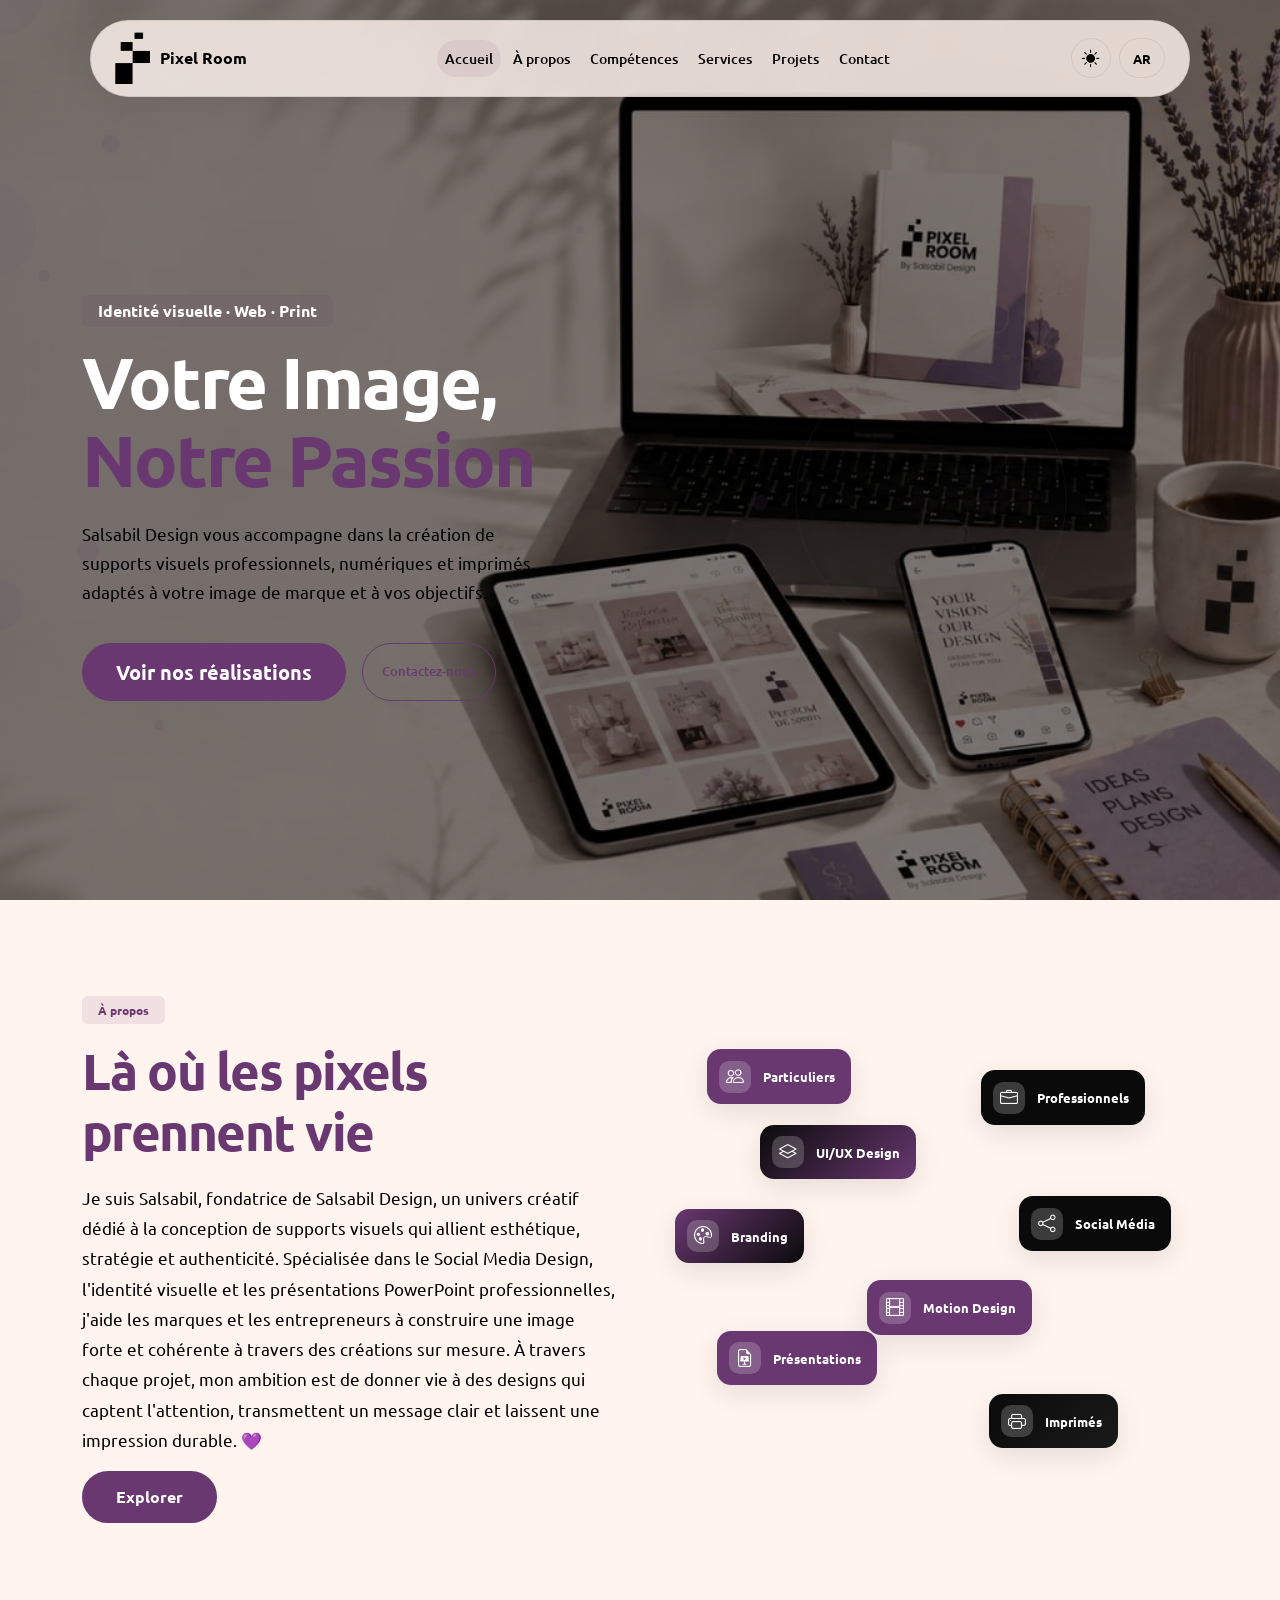
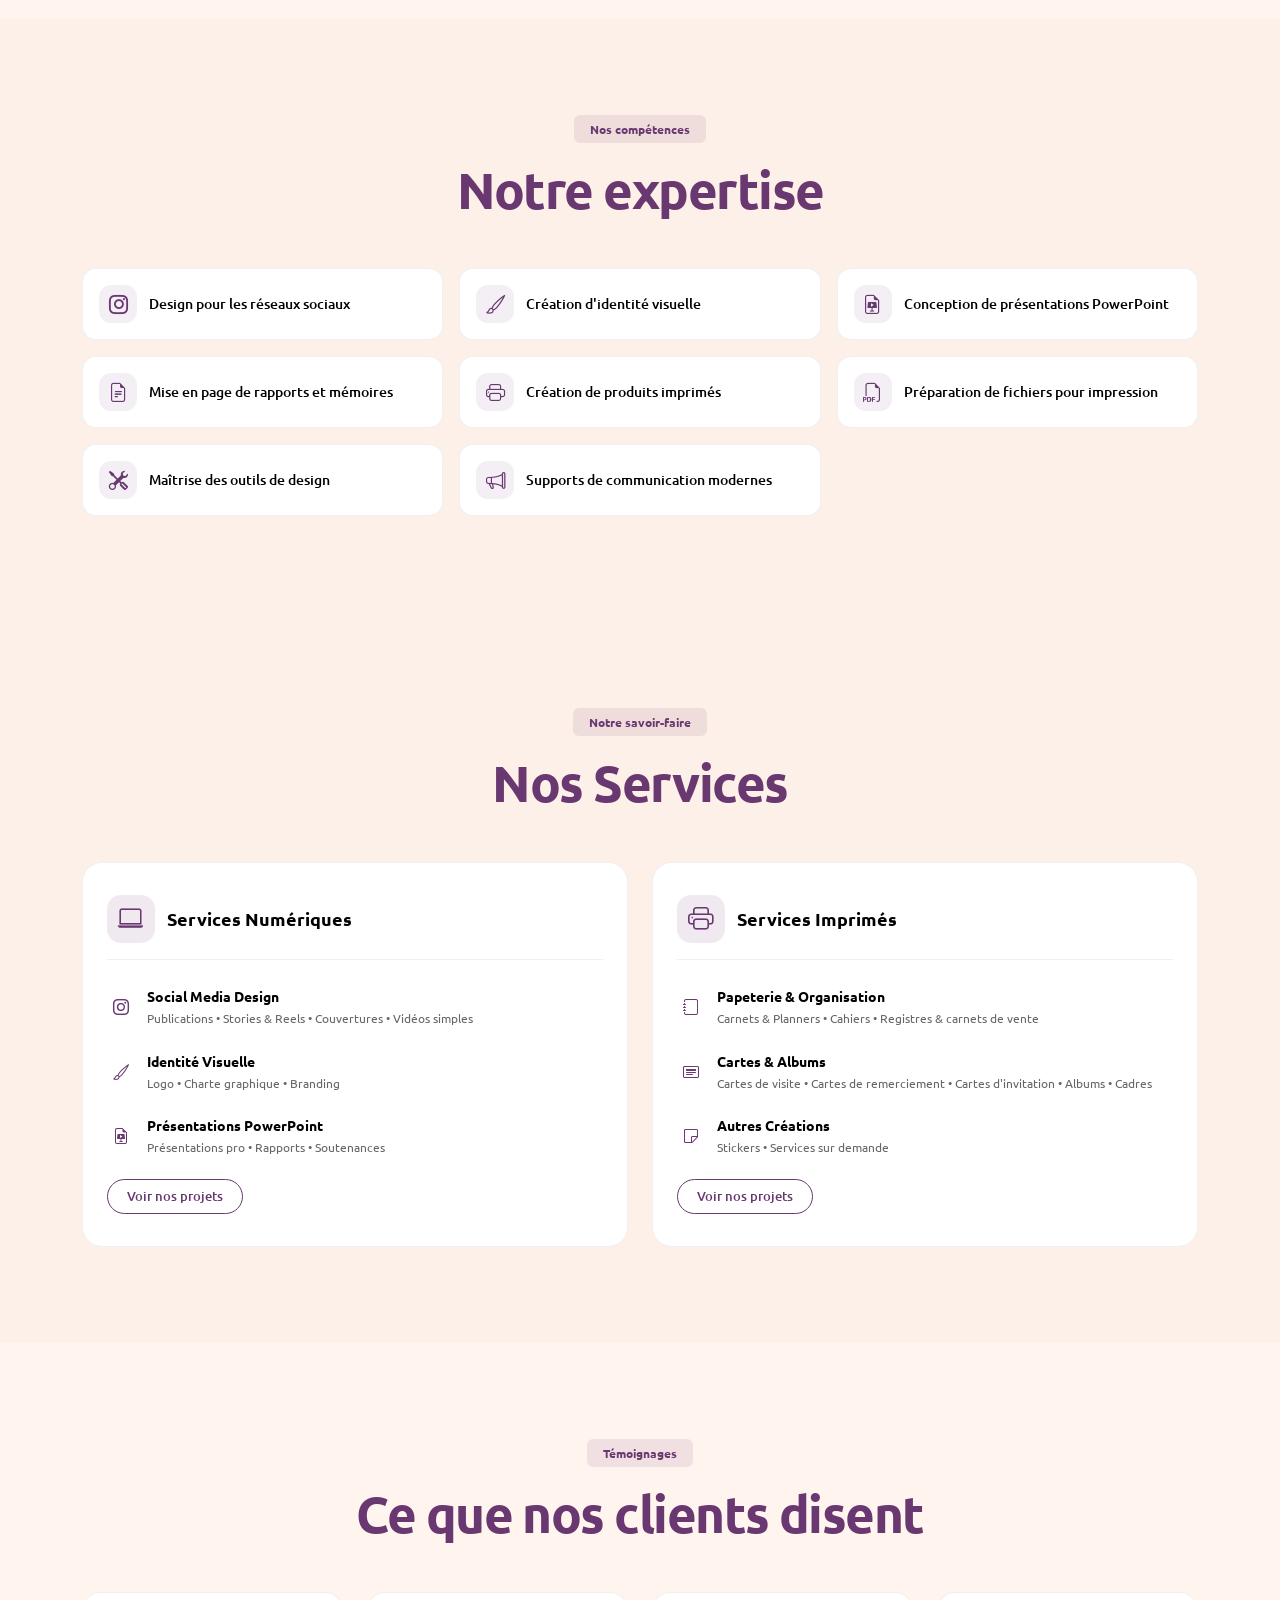
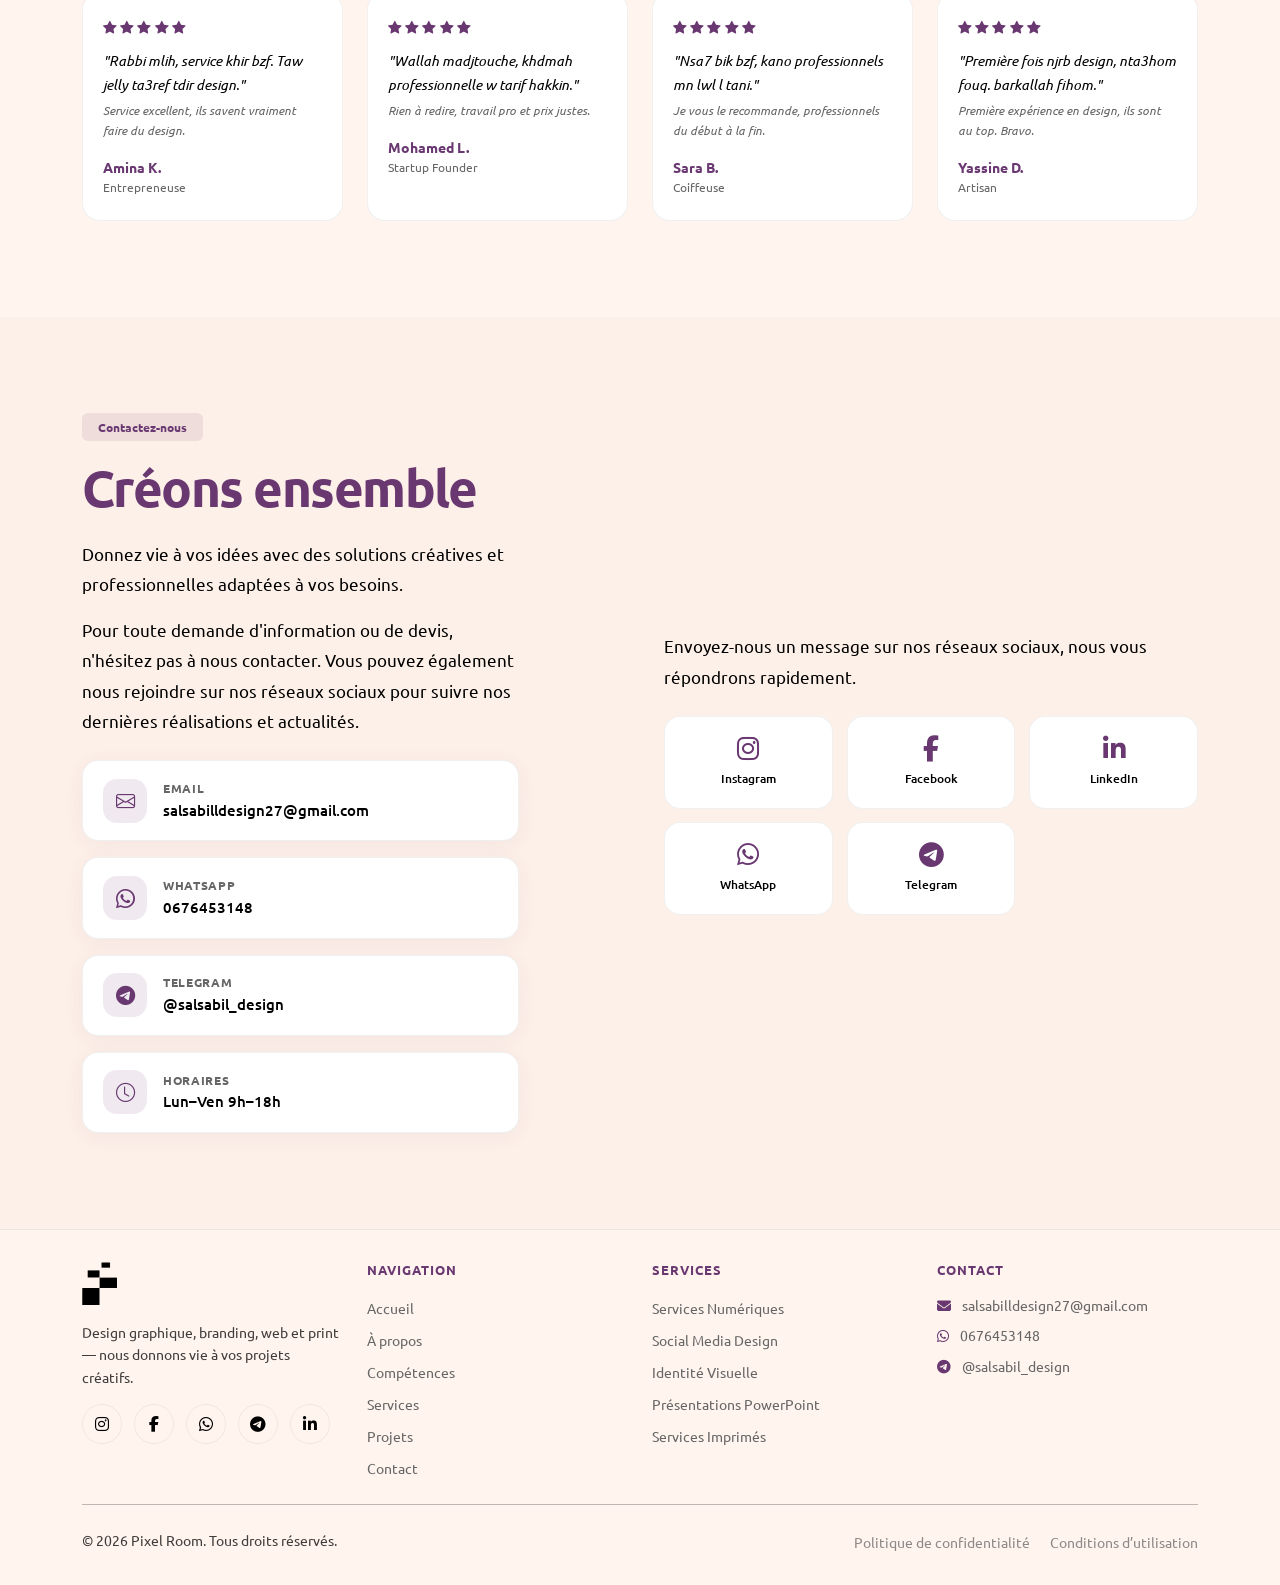
<file: index.html>
<!DOCTYPE html>
<html lang="fr" data-bs-theme="light" dir="ltr">

<head>
  <meta charset="UTF-8" />
  <meta name="viewport" content="width=device-width, initial-scale=1.0" />
  <title>Pixel Room | SALSABIL DESIGN</title>
  <link href="https://cdn.jsdelivr.net/npm/bootstrap@5.3.3/dist/css/bootstrap.min.css" rel="stylesheet" />
  <link rel="stylesheet" href="https://cdn.jsdelivr.net/npm/bootstrap-icons@1.11.3/font/bootstrap-icons.min.css" />
  <link rel="stylesheet" href="https://cdnjs.cloudflare.com/ajax/libs/font-awesome/6.5.1/css/all.min.css" />
  <link href="https://fonts.googleapis.com/css2?family=Ubuntu:wght@300;400;500;700&display=swap" rel="stylesheet" />
  <link href="https://fonts.googleapis.com/css2?family=Cairo:wght@400;500;600;700&display=swap" rel="stylesheet" />
  <link rel="stylesheet" href="css/style.css" />
</head>

<body>

  <!-- ===== FLOATING NAVBAR ===== -->
  <nav class="navbar floating-navbar navbar-expand-lg" id="mainNavbar">
    <div class="container">
      <a class="navbar-brand" href="#">
        <img class="brand-logo" src="images/1.png" alt="Pixel Room" width="35" height="52">
        <span>Pixel Room</span>
      </a>

      <ul class="navbar-nav mx-auto d-none d-lg-flex gap-1" id="navLinks">
        <li class="nav-item"><a class="nav-link active" href="#hero" data-i18n="nav_home">Accueil</a></li>
        <li class="nav-item"><a class="nav-link" href="#about" data-i18n="nav_about">À propos</a></li>
        <li class="nav-item"><a class="nav-link" href="#skills" data-i18n="nav_skills">Compétences</a></li>
        <li class="nav-item"><a class="nav-link" href="#services" data-i18n="nav_services">Services</a></li>
        <li class="nav-item"><a class="nav-link" href="projects.html" data-i18n="nav_work">Projets</a></li>
        <li class="nav-item"><a class="nav-link" href="#contact" data-i18n="nav_contact">Contact</a></li>
      </ul>

      <div class="d-flex align-items-center gap-2">
        <button class="icon-btn" id="themeToggle" aria-label="Toggle theme">
          <i class="bi bi-sun-fill"></i>
        </button>
        <button class="lang-btn" id="langToggle" aria-label="Toggle language">AR</button>
        <button class="icon-btn d-lg-none" id="menuToggle" type="button" data-bs-toggle="offcanvas"
          data-bs-target="#mobileMenu" aria-label="Toggle menu">
          <i class="bi bi-list"></i>
        </button>
      </div>
    </div>
  </nav>

  <!-- ===== OFFCANVAS DRAWER ===== -->
  <div class="offcanvas offcanvas-end" tabindex="-1" id="mobileMenu" aria-labelledby="mobileMenuLabel">
    <div class="offcanvas-header">
      <h5 class="offcanvas-title" id="mobileMenuLabel">Pixel Room<br></h5>
      <button type="button" class="btn-close" data-bs-dismiss="offcanvas" aria-label="Close"></button>
    </div>
    <div class="offcanvas-body d-flex flex-column">
      <ul class="nav flex-column gap-2 mb-4">
        <li class="nav-item"><a class="nav-link mobile-link active" href="#hero" data-i18n="nav_home">Accueil</a></li>
        <li class="nav-item"><a class="nav-link mobile-link" href="#about" data-i18n="nav_about">À propos</a></li>
        <li class="nav-item"><a class="nav-link mobile-link" href="#skills" data-i18n="nav_skills">Compétences</a></li>
        <li class="nav-item"><a class="nav-link mobile-link" href="#services" data-i18n="nav_services">Services</a></li>
        <li class="nav-item"><a class="nav-link mobile-link" href="projects.html"
            data-i18n="nav_work">Projets</a></li>
        <li class="nav-item"><a class="nav-link mobile-link" href="#contact" data-i18n="nav_contact">Contact</a></li>
      </ul>
      <div class="mt-auto">
        <div class="d-flex gap-3 mb-3">
          <button class="icon-btn lg" id="mobileThemeToggle">
            <i class="bi bi-sun-fill"></i>
          </button>
          <button class="lang-btn" id="mobileLangToggle">AR</button>
        </div>
        <div class="drawer-social">
          <a href="https://www.instagram.com/pixel.room.s?igsh=MWlydzZmbmZveTllbg==" target="_blank" class="drawer-social-link"
            aria-label="Instagram"><i class="fab fa-instagram"></i></a>
          <a href="https://www.facebook.com/share/1JdRksztov" target="_blank" class="drawer-social-link"
            aria-label="Facebook"><i class="fab fa-facebook-f"></i></a>
          <a href="https://wa.me/212676453148" target="_blank" class="drawer-social-link"
            aria-label="WhatsApp"><i class="fab fa-whatsapp"></i></a>
          <a href="https://t.me/salsabil_design" target="_blank" class="drawer-social-link"
            aria-label="Telegram"><i class="fab fa-telegram-plane"></i></a>
          <a href="https://www.linkedin.com/company/pixelroom-sk/" target="_blank" class="drawer-social-link"
            aria-label="LinkedIn"><i class="fab fa-linkedin-in"></i></a>
        </div>
      </div>
    </div>
  </div>

  <!-- ===== HERO ===== -->
  <section id="hero" class="hero-section">
    <div class="container">
      <div class="row align-items-center g-5">
        <div class="col-lg-6">
          <div class="hero-content">
            <span class="badge bg-pink-subtle text-pink mb-3 px-3 py-2 fs-6" data-i18n="hero_badge">Identité visuelle ·
              Web · Print</span>
            <h1 class="hero-title">
              <span data-i18n="hero_title_1">Votre Image,</span><br />
              <span class="text-pink" data-i18n="hero_title_2">Notre Passion</span>
            </h1>
            <p class="hero-subtitle" data-i18n="hero_subtitle">
              Salsabil Design vous accompagne dans la création de supports visuels professionnels, numériques et
              imprimés, adaptés à votre image de marque et à vos objectifs.
            </p>
            <div class="d-flex gap-3 flex-wrap">
              <a href="projects.html" class="btn btn-pink btn-lg" data-i18n="hero_btn_work">Voir nos réalisations</a>
              <a href="#contact" class="btn btn-outline-pink btn-lg" data-i18n="hero_btn_contact">Contactez-nous</a>
            </div>
          </div>
        </div>
        <div class="col-lg-6">
          <div class="hero-visual">
            <!-- Decorative connecting lines -->
            <svg class="hero-lines" viewBox="0 0 400 400" fill="none">
              <circle cx="200" cy="200" r="120" stroke="var(--bs-pink)" stroke-width="1" opacity="0.15" />
              <circle cx="200" cy="200" r="160" stroke="var(--bs-pink)" stroke-width="0.5" opacity="0.08"
                stroke-dasharray="8 8" />
            </svg>
          </div>
        </div>
      </div>
    </div>
    <div class="hero-bubbles">
      <!-- Large bubbles -->
      <div class="bubble"
        style="width: 80px; height: 80px; top: -5%; left: -3%; animation-delay: 0s; animation-duration: 8s; opacity: 0.06;">
      </div>
      <div class="bubble"
        style="width: 120px; height: 120px; bottom: -8%; right: -4%; animation-delay: 1s; animation-duration: 10s; opacity: 0.04;">
      </div>
      <div class="bubble"
        style="width: 60px; height: 60px; top: 40%; right: -2%; animation-delay: 2s; animation-duration: 7s; opacity: 0.06;">
      </div>
      <div class="bubble"
        style="width: 100px; height: 100px; top: 20%; left: -5%; animation-delay: 0.5s; animation-duration: 9s; opacity: 0.05;">
      </div>
      <div class="bubble"
        style="width: 50px; height: 50px; bottom: 30%; left: -2%; animation-delay: 1.5s; animation-duration: 6s; opacity: 0.07;">
      </div>
      <!-- Small bubbles -->
      <div class="bubble"
        style="width: 18px; height: 18px; top: 15%; left: 8%; animation-delay: 0s; animation-duration: 4s;"></div>
      <div class="bubble"
        style="width: 12px; height: 12px; top: 30%; left: 3%; animation-delay: 1s; animation-duration: 5s;"></div>
      <div class="bubble"
        style="width: 22px; height: 22px; top: 60%; left: 6%; animation-delay: 0.5s; animation-duration: 6s;"></div>
      <div class="bubble"
        style="width: 10px; height: 10px; top: 80%; left: 12%; animation-delay: 2s; animation-duration: 3.5s;"></div>
      <div class="bubble"
        style="width: 16px; height: 16px; top: 10%; right: 5%; animation-delay: 1.5s; animation-duration: 4.5s;"></div>
      <div class="bubble"
        style="width: 14px; height: 14px; top: 45%; right: 3%; animation-delay: 0.8s; animation-duration: 5.5s;"></div>
      <div class="bubble"
        style="width: 20px; height: 20px; top: 70%; right: 8%; animation-delay: 2.5s; animation-duration: 4s;"></div>
      <div class="bubble"
        style="width: 8px; height: 8px; top: 25%; left: 45%; animation-delay: 3s; animation-duration: 3s;"></div>
      <div class="bubble"
        style="width: 15px; height: 15px; top: 55%; right: 40%; animation-delay: 1.2s; animation-duration: 5s;"></div>
      <div class="bubble"
        style="width: 11px; height: 11px; top: 85%; left: 50%; animation-delay: 0.3s; animation-duration: 4.2s;"></div>
    </div>
  </section>

  <!-- ===== ABOUT ===== -->
  <section id="about" class="section">
    <div class="container">
      <div class="row align-items-center g-5">
        <div class="col-lg-6">
          <span class="badge bg-pink-subtle text-pink mb-3 px-3 py-2" data-i18n="about_badge">À propos</span>
          <h2 class="section-title">
            <span data-i18n="about_title_before">Là où les pixels </span>
            <span class="text-pink" data-i18n="about_title_span">prennent vie</span>
          </h2>
          <p class="section-text" data-i18n="about_p1">
            Je suis Salsabil, fondatrice de Salsabil Design, un univers créatif dédié à la conception de supports
            visuels qui allient esthétique, stratégie et authenticité.
            Spécialisée dans le Social Media Design, l'identité visuelle et les présentations PowerPoint
            professionnelles, j'aide les marques et les entrepreneurs à construire une image forte et cohérente à
            travers des créations sur mesure.
            À travers chaque projet, mon ambition est de donner vie à des designs qui captent l'attention, transmettent
            un message clair et laissent une impression durable. 💜
          </p>
          <a href="#services" class="btn btn-pink" data-i18n="about_btn">Explorer</a>
        </div>
        <div class="col-lg-6">
          <div class="about-visual">
            <div class="about-vcard about-vc-1 entrance" style="top: 0; left: 8%;">
              <i class="bi bi-people"></i>
              <span data-i18n="about_label_1">Particuliers</span>
            </div>
            <div class="about-vcard about-vc-2 entrance" style="top: 5%; right: 10%;">
              <i class="bi bi-briefcase"></i>
              <span data-i18n="about_label_2">Professionnels</span>
            </div>
            <div class="about-vcard about-vc-3 entrance" style="top: 38%; left: 2%;">
              <i class="bi bi-palette"></i>
              <span data-i18n="about_label_3">Branding</span>
            </div>
            <div class="about-vcard about-vc-4 entrance" style="top: 35%; right: 5%;">
              <i class="bi bi-share"></i>
              <span data-i18n="about_label_4">Social Média</span>
            </div>
            <div class="about-vcard about-vc-5 entrance" style="bottom: 20%; left: 10%;">
              <i class="bi bi-file-earmark-slides"></i>
              <span data-i18n="about_label_5">Présentations</span>
            </div>
            <div class="about-vcard about-vc-6 entrance" style="bottom: 5%; right: 15%;">
              <i class="bi bi-printer"></i>
              <span data-i18n="about_label_6">Imprimés</span>
            </div>
            <div class="about-vcard about-vc-7 entrance" style="top: 18%; left: 18%;">
              <i class="bi bi-layers"></i>
              <span data-i18n="about_label_7">UI/UX Design</span>
            </div>
            <div class="about-vcard about-vc-8 entrance" style="top: 55%; left: 38%;">
              <i class="bi bi-film"></i>
              <span data-i18n="about_label_8">Motion Design</span>
            </div>
          </div>
        </div>
      </div>
    </div>
  </section>

  <!-- ===== SKILLS ===== -->
  <section id="skills" class="section bg-dark-section">
    <div class="container">
      <div class="text-center mb-5">
        <span class="badge bg-pink-subtle text-pink mb-3 px-3 py-2" data-i18n="skills_badge">Nos compétences</span>
        <h2 class="section-title">
          <span data-i18n="skills_title_before">Notre </span>
          <span class="text-pink" data-i18n="skills_title_span">expertise</span>
        </h2>
      </div>
      <div class="skills-grid">
        <div class="skill-card entrance">
          <i class="bi bi-instagram"></i>
          <span data-i18n="skill_1">Réseaux sociaux</span>
        </div>
        <div class="skill-card entrance">
          <i class="bi bi-brush"></i>
          <span data-i18n="skill_2">Identité visuelle</span>
        </div>
        <div class="skill-card entrance">
          <i class="bi bi-file-earmark-slides"></i>
          <span data-i18n="skill_3">PowerPoint</span>
        </div>
        <div class="skill-card entrance">
          <i class="bi bi-file-earmark-text"></i>
          <span data-i18n="skill_4">Rapports & mémoires</span>
        </div>
        <div class="skill-card entrance">
          <i class="bi bi-printer"></i>
          <span data-i18n="skill_5">Produits imprimés</span>
        </div>
        <div class="skill-card entrance">
          <i class="bi bi-filetype-pdf"></i>
          <span data-i18n="skill_6">Fichiers pour impression</span>
        </div>
        <div class="skill-card entrance">
          <i class="bi bi-tools"></i>
          <span data-i18n="skill_7">Outils de design</span>
        </div>
        <div class="skill-card entrance">
          <i class="bi bi-megaphone"></i>
          <span data-i18n="skill_8">Communication</span>
        </div>
      </div>
    </div>
  </section>

  <!-- ===== SERVICES ===== -->
  <section id="services" class="section bg-dark-section">
    <div class="container">
      <div class="text-center mb-5">
        <span class="badge bg-pink-subtle text-pink mb-3 px-3 py-2" data-i18n="services_badge">Notre savoir-faire</span>
        <h2 class="section-title">
          <span data-i18n="services_title_before">Nos </span>
          <span class="text-pink" data-i18n="services_title_span">Services</span>
        </h2>
      </div>
      <div class="row g-4">
        <!-- Services Numériques -->
        <div class="col-lg-6">
          <div class="service-category entrance">
            <div class="service-category-header">
              <i class="bi bi-laptop"></i>
              <h3 data-i18n="service_digital_title">Services Numériques</h3>
            </div>
            <ul class="service-category-list">
              <li>
                <i class="bi bi-instagram"></i>
                <div>
                  <strong data-i18n="service_social_title">Social Media Design</strong>
                  <span data-i18n="service_social_items">Publications • Stories & Reels • Couvertures • Vidéos
                    simples</span>
                </div>
              </li>
              <li>
                <i class="bi bi-brush"></i>
                <div>
                  <strong data-i18n="service_brand_title">Identité Visuelle</strong>
                  <span data-i18n="service_brand_items">Logo • Charte graphique • Branding</span>
                </div>
              </li>
              <li>
                <i class="bi bi-file-earmark-slides"></i>
                <div>
                  <strong data-i18n="service_ppt_title">Présentations PowerPoint</strong>
                  <span data-i18n="service_ppt_items">Présentations pro • Rapports • Soutenances</span>
                </div>
              </li>
            </ul>
            <a href="projects.html?cat=digital" class="btn btn-sm btn-outline-pink mt-3"
              data-i18n="service_see_projects">Voir nos projets</a>
          </div>
        </div>
        <!-- Services Imprimés -->
        <div class="col-lg-6">
          <div class="service-category entrance">
            <div class="service-category-header">
              <i class="bi bi-printer"></i>
              <h3 data-i18n="service_print_title">Services Imprimés</h3>
            </div>
            <ul class="service-category-list">
              <li>
                <i class="bi bi-journal"></i>
                <div>
                  <strong data-i18n="print_cat_1">Papeterie & Organisation</strong>
                  <span data-i18n="print_cat_1_items">Carnets & Planners • Cahiers • Registres & carnets de vente</span>
                </div>
              </li>
              <li>
                <i class="bi bi-card-heading"></i>
                <div>
                  <strong data-i18n="print_cat_2">Cartes & Albums</strong>
                  <span data-i18n="print_cat_2_items">Cartes de visite • Cartes de remerciement • Cartes d'invitation • Albums • Cadres</span>
                </div>
              </li>
              <li>
                <i class="bi bi-sticky"></i>
                <div>
                  <strong data-i18n="print_cat_3">Autres Créations</strong>
                  <span data-i18n="print_cat_3_items">Stickers • Services sur demande</span>
                </div>
              </li>
            </ul>
            <a href="projects.html?cat=print" class="btn btn-sm btn-outline-pink mt-3"
              data-i18n="service_see_projects">Voir nos projets</a>
          </div>
        </div>
      </div>
    </div>
  </section>

  <!-- ===== TESTIMONIALS ===== -->
  <section id="testimonials" class="section">
    <div class="container">
      <div class="text-center mb-5">
        <span class="badge bg-pink-subtle text-pink mb-3 px-3 py-2" data-i18n="testim_badge">Témoignages</span>
        <h2 class="section-title">
          <span data-i18n="testim_title_before">Ce que </span>
          <span class="text-pink" data-i18n="testim_title_span">nos clients disent</span>
        </h2>
      </div>
      <div class="row g-4">
        <div class="col-md-6 col-lg-3">
          <div class="testim-card entrance" style="animation-delay: 0s;">
            <div class="testim-stars"><i class="bi bi-star-fill"></i><i class="bi bi-star-fill"></i><i
                class="bi bi-star-fill"></i><i class="bi bi-star-fill"></i><i class="bi bi-star-fill"></i></div>
            <p class="testim-text" data-i18n="testim_1_text">"Rabbi mlih, service khir bzf. Taw jelly ta3ref tdir
              design."</p>
            <p class="testim-text testim-fr" data-i18n="testim_1_fr">— Service excellent, ils savent vraiment faire du
              design.</p>
            <div class="testim-author">
              <span class="testim-name" data-i18n="testim_1_name">— Amina K.</span>
              <span class="testim-role" data-i18n="testim_1_role">Entrepreneuse</span>
            </div>
          </div>
        </div>
        <div class="col-md-6 col-lg-3">
          <div class="testim-card entrance" style="animation-delay: 0.15s;">
            <div class="testim-stars"><i class="bi bi-star-fill"></i><i class="bi bi-star-fill"></i><i
                class="bi bi-star-fill"></i><i class="bi bi-star-fill"></i><i class="bi bi-star-fill"></i></div>
            <p class="testim-text" data-i18n="testim_2_text">"Wallah madjtouche, khdmah professionnelle w tarif hakkin."
            </p>
            <p class="testim-text testim-fr" data-i18n="testim_2_fr">— Rien à redire, travail pro et prix justes.</p>
            <div class="testim-author">
              <span class="testim-name" data-i18n="testim_2_name">— Mohamed L.</span>
              <span class="testim-role" data-i18n="testim_2_role">Startup Founder</span>
            </div>
          </div>
        </div>
        <div class="col-md-6 col-lg-3">
          <div class="testim-card entrance" style="animation-delay: 0.3s;">
            <div class="testim-stars"><i class="bi bi-star-fill"></i><i class="bi bi-star-fill"></i><i
                class="bi bi-star-fill"></i><i class="bi bi-star-fill"></i><i class="bi bi-star-fill"></i></div>
            <p class="testim-text" data-i18n="testim_3_text">"Nsa7 bik bzf, kano professionnels mn lwl l tani."</p>
            <p class="testim-text testim-fr" data-i18n="testim_3_fr">— Je vous le recommande, professionnels du début à
              la fin.</p>
            <div class="testim-author">
              <span class="testim-name" data-i18n="testim_3_name">— Sara B.</span>
              <span class="testim-role" data-i18n="testim_3_role">Coiffeuse</span>
            </div>
          </div>
        </div>
        <div class="col-md-6 col-lg-3">
          <div class="testim-card entrance" style="animation-delay: 0.45s;">
            <div class="testim-stars"><i class="bi bi-star-fill"></i><i class="bi bi-star-fill"></i><i
                class="bi bi-star-fill"></i><i class="bi bi-star-fill"></i><i class="bi bi-star-fill"></i></div>
            <p class="testim-text" data-i18n="testim_4_text">"Première fois njrb design, nta3hom fouq. barkallah fihom."
            </p>
            <p class="testim-text testim-fr" data-i18n="testim_4_fr">— Première expérience en design, ils sont au top.
              Bravo.</p>
            <div class="testim-author">
              <span class="testim-name" data-i18n="testim_4_name">— Yassine D.</span>
              <span class="testim-role" data-i18n="testim_4_role">Artisan</span>
            </div>
          </div>
        </div>
      </div>
    </div>
  </section>

  <!-- ===== CONTACT ===== -->
  <section id="contact" class="section bg-dark-section">
    <div class="container">
      <div class="row align-items-center g-5">
        <div class="col-lg-5">
          <span class="badge bg-pink-subtle text-pink mb-3 px-3 py-2" data-i18n="contact_badge">Contactez-nous</span>
          <h2 class="section-title">
            <span data-i18n="contact_title_before">Créons </span>
            <span class="text-pink" data-i18n="contact_title_span">ensemble</span>
          </h2>
          <p class="section-text" data-i18n="contact_text">
            Donnez vie à vos idées avec des solutions créatives et professionnelles adaptées à vos besoins.
          </p>
          <p class="section-text" data-i18n="contact_text_2">
            Pour toute demande d'information ou de devis, n'hésitez pas à nous contacter. Vous pouvez également nous
            rejoindre sur nos réseaux sociaux pour suivre nos dernières réalisations et actualités.
          </p>
          <div class="contact-cards mt-4">
            <div class="contact-card entrance">
              <div class="contact-card-icon">
                <i class="bi bi-envelope"></i>
              </div>
              <div>
                <span class="contact-card-label" data-i18n="contact_email_label">Email</span>
                <span class="contact-card-value">salsabilldesign27@gmail.com</span>
              </div>
            </div>
            <div class="contact-card entrance">
              <div class="contact-card-icon">
                <i class="bi bi-whatsapp"></i>
              </div>
              <div>
                <span class="contact-card-label">WhatsApp</span>
                <span class="contact-card-value">0676453148</span>
              </div>
            </div>
            <div class="contact-card entrance">
              <div class="contact-card-icon">
                <i class="bi bi-telegram"></i>
              </div>
              <div>
                <span class="contact-card-label">Telegram</span>
                <span class="contact-card-value">@salsabil_design</span>
              </div>
            </div>
            <div class="contact-card entrance">
              <div class="contact-card-icon">
                <i class="bi bi-clock"></i>
              </div>
              <div>
                <span class="contact-card-label" data-i18n="contact_hours_label">Horaires</span>
                <span class="contact-card-value" data-i18n="contact_hours">Lun–Ven 9h–18h</span>
              </div>
            </div>
          </div>
        </div>
        <div class="col-lg-6 offset-lg-1">
          <div class="contact-social">
            <p class="section-text mb-4" data-i18n="contact_social_text">
              Envoyez-nous un message sur nos réseaux sociaux, nous vous répondrons rapidement.
            </p>
            <div class="contact-social-grid">
              <a href="https://www.instagram.com/pixel.room.s?igsh=MWlydzZmbmZveTllbg==" target="_blank" class="contact-social-item entrance">
                <i class="fab fa-instagram"></i>
                <span>Instagram</span>
              </a>
              <a href="https://www.facebook.com/share/1JdRksztov" target="_blank" class="contact-social-item entrance">
                <i class="fab fa-facebook-f"></i>
                <span>Facebook</span>
              </a>
              <a href="https://www.linkedin.com/company/pixelroom-sk/" target="_blank"
                class="contact-social-item entrance">
                <i class="fab fa-linkedin-in"></i>
                <span>LinkedIn</span>
              </a>
              <a href="https://wa.me/212676453148" target="_blank" class="contact-social-item entrance">
                <i class="fab fa-whatsapp"></i>
                <span>WhatsApp</span>
              </a>
              <a href="https://t.me/salsabil_design" target="_blank" class="contact-social-item entrance">
                <i class="fab fa-telegram-plane"></i>
                <span>Telegram</span>
              </a>
            </div>
          </div>
        </div>
      </div>
    </div>
  </section>

  <!-- ===== FOOTER ===== -->
  <footer class="footer">
    <div class="container">
      <div class="row gy-5">
        <!-- Brand -->
        <div class="col-lg-3 col-md-6">
          <a class="navbar-brand" href="#">
            <img class="brand-logo" src="images/1.png" alt="Pixel Room" width="35" height="43">
          </a>
          <p class="footer-text small mt-3 mb-3 opacity-75" data-i18n="footer_desc">
            Design graphique, branding, web et print — nous donnons vie à vos projets créatifs.
          </p>
          <div class="social-links justify-content-start">
            <a href="https://www.instagram.com/pixel.room.s?igsh=MWlydzZmbmZveTllbg==" target="_blank" class="social-link"
              aria-label="Instagram"><i class="fab fa-instagram"></i></a>
            <a href="https://www.facebook.com/share/1JdRksztov" target="_blank" class="social-link"
              aria-label="Facebook"><i class="fab fa-facebook-f"></i></a>
            <a href="https://wa.me/212676453148" target="_blank" class="social-link"
              aria-label="WhatsApp"><i class="fab fa-whatsapp"></i></a>
            <a href="https://t.me/salsabil_design" target="_blank" class="social-link"
              aria-label="Telegram"><i class="fab fa-telegram-plane"></i></a>
            <a href="https://www.linkedin.com/company/pixelroom-sk/" target="_blank" class="social-link"
              aria-label="LinkedIn"><i class="fab fa-linkedin-in"></i></a>
          </div>
        </div>
        <!-- Navigation -->
        <div class="col-lg-3 col-md-6">
          <h6 class="footer-heading" data-i18n="footer_nav">Navigation</h6>
          <ul class="footer-links list-unstyled mb-0">
            <li><a href="#hero" data-i18n="nav_home">Accueil</a></li>
            <li><a href="#about" data-i18n="nav_about">À propos</a></li>
            <li><a href="#skills" data-i18n="nav_skills">Compétences</a></li>
            <li><a href="#services" data-i18n="nav_services">Services</a></li>
            <li><a href="projects.html" data-i18n="nav_work">Projets</a></li>
            <li><a href="#contact" data-i18n="nav_contact">Contact</a></li>
          </ul>
        </div>
        <!-- Services -->
        <div class="col-lg-3 col-md-6">
          <h6 class="footer-heading" data-i18n="footer_services">Services</h6>
          <ul class="footer-links list-unstyled mb-0">
            <li><a href="#services" data-i18n="service_digital_title">Services Numériques</a></li>
            <li><a href="#services" data-i18n="service_social_title">Social Media</a></li>
            <li><a href="#services" data-i18n="service_brand_title">Identité Visuelle</a></li>
            <li><a href="#services" data-i18n="service_ppt_title">PowerPoint</a></li>
            <li><a href="#services" data-i18n="service_print_title">Services Imprimés</a></li>
          </ul>
        </div>
        <!-- Contact -->
        <div class="col-lg-3 col-md-6">
          <h6 class="footer-heading" data-i18n="nav_contact">Contact</h6>
          <ul class="footer-contact list-unstyled mb-0 small">
            <li><i class="fas fa-envelope me-2 text-pink"></i> salsabilldesign27@gmail.com</li>
            <li><i class="fab fa-whatsapp me-2 text-pink"></i> 0676453148</li>
            <li><i class="fab fa-telegram-plane me-2 text-pink"></i> @salsabil_design</li>
          </ul>
        </div>
      </div>
      <hr class="my-4 opacity-25">
      <div class="row align-items-center">
        <div class="col-md-6">
          <p class="mb-0 small opacity-75" data-i18n="footer_copyright">&copy; 2026 Pixel Room. Tous droits réservés.
          </p>
        </div>
        <div class="col-md-6 text-md-end">
          <a href="#" class="small opacity-75 text-decoration-none me-3 footer-bottom-link"
            data-i18n="footer_privacy">Politique de confidentialité</a>
          <a href="#" class="small opacity-75 text-decoration-none footer-bottom-link"
            data-i18n="footer_terms">Conditions d'utilisation</a>
        </div>
      </div>
    </div>
  </footer>

  <script src="https://cdn.jsdelivr.net/npm/bootstrap@5.3.3/dist/js/bootstrap.bundle.min.js"></script>
  <script src="js/main.js"></script>
</body>

</html>
</file>
<file: css/style.css>
:root {
  --bs-pink: #693871;
  --pink-100: #ecdff0;
  --pink-200: #c9a8d4;
  --pink-600: #542c5e;
  --pink-800: #3a1a42;

  --bs-body-bg: #fff4ee;
  --bs-body-color: #000;
  --bs-dark: #0a0a0a;
  --bs-darker: #050505;
  --card-bg: #ffffff;
  --card-border: rgba(0, 0, 0, 0.06);
  --section-alt: #fdf0e8;
  --nav-bg: rgba(255, 244, 238, 0.82);
  --nav-border: rgba(0, 0, 0, 0.08);
  --text-muted-custom: #666;
}

[data-bs-theme="dark"] {
  --bs-body-color: #f0f0f0;
  --bs-body-bg: #121212;
  --card-bg: #1a1a1a;
  --card-border: rgba(255, 255, 255, 0.06);
  --section-alt: #0f0f0f;
  --nav-bg: rgba(18, 18, 18, 0.85);
  --nav-border: rgba(255, 255, 255, 0.06);
  --text-muted-custom: #bbb;
}

html {
  scroll-behavior: smooth;
}

body {
  font-family: "Ubuntu", sans-serif;
  background-color: var(--bs-body-bg);
  color: var(--bs-body-color);
  transition: background-color 0.3s ease, color 0.3s ease;
}

html[lang="ar"] body,
html[dir="rtl"] body {
  font-family: "Cairo", sans-serif;
}

html[lang="ar"] .hero-title,
html[dir="rtl"] .hero-title,
html[lang="ar"] .section-title,
html[dir="rtl"] .section-title,
html[lang="ar"] h1, html[lang="ar"] h2, html[lang="ar"] h3, html[lang="ar"] h4, html[lang="ar"] h5,
html[dir="rtl"] h1, html[dir="rtl"] h2, html[dir="rtl"] h3, html[dir="rtl"] h4, html[dir="rtl"] h5 {
  font-family: "Cairo", sans-serif;
  font-weight: 700;
}

html[lang="ar"] .hero-title {
  letter-spacing: normal;
  line-height: 1.3;
}

/* ===== Floating Navbar ===== */
.floating-navbar {
  position: fixed;
  top: 1.25rem;
  left: 50%;
  transform: translateX(-50%);
  width: calc(100% - 2rem);
  max-width: 1100px;
  background: var(--nav-bg);
  backdrop-filter: blur(24px) saturate(1.4);
  -webkit-backdrop-filter: blur(24px) saturate(1.4);
  border: 1px solid var(--nav-border);
  border-radius: 60px;
  padding: 0.4rem 0;
  box-shadow: 0 8px 32px rgba(0, 0, 0, 0.06);
  z-index: 1050;
  transition: background 0.3s ease, border-color 0.3s ease, box-shadow 0.3s ease, transform 0.3s ease, border-radius 0.3s ease;
}

.floating-navbar.scrolled {
  top: 0.6rem;
  box-shadow: 0 8px 40px rgba(0, 0, 0, 0.12);
}

.floating-navbar .container {
  padding-left: 1.5rem;
  padding-right: 1.5rem;
}

.navbar-brand {
  display: flex;
  align-items: center;
  gap: 0.6rem;
  font-weight: 700;
  font-size: 1rem;
  color: var(--bs-body-color);
  text-decoration: none;
  line-height: 1.15;
}

.navbar-brand small {
  font-size: 0.65rem;
  font-weight: 400;
  display: block;
  opacity: 0.7;
  letter-spacing: 0.02em;
}

.navbar-brand:hover {
  color: var(--bs-pink);
}

.brand-icon {
  flex-shrink: 0;
}

.nav-link {
  font-weight: 500;
  font-size: 0.9rem;
  padding: 0.5rem 1rem;
  border-radius: 40px;
  color: var(--bs-body-color);
  transition: color 0.2s ease, background 0.2s ease;
}

.nav-link:hover,
.nav-link.active {
  color: var(--bs-pink);
  background: rgba(105, 56, 113, 0.08);
}

/* ===== Icon & Language Buttons ===== */
.icon-btn {
  width: 40px;
  height: 40px;
  border-radius: 50%;
  border: 1px solid var(--nav-border);
  background: transparent;
  color: var(--bs-body-color);
  display: flex;
  align-items: center;
  justify-content: center;
  font-size: 1.1rem;
  cursor: pointer;
  transition: all 0.25s ease;
}

.icon-btn:hover {
  background: rgba(105, 56, 113, 0.1);
  color: var(--bs-pink);
  border-color: var(--bs-pink);
}

.icon-btn.lg {
  width: 48px;
  height: 48px;
  font-size: 1.3rem;
}

.lang-btn {
  min-width: 44px;
  height: 40px;
  border-radius: 40px;
  border: 1px solid var(--nav-border);
  background: transparent;
  color: var(--bs-body-color);
  font-weight: 600;
  font-size: 0.8rem;
  padding: 0 0.8rem;
  cursor: pointer;
  transition: all 0.25s ease;
  font-family: inherit;
}

.lang-btn:hover {
  background: rgba(105, 56, 113, 0.1);
  color: var(--bs-pink);
  border-color: var(--bs-pink);
}

/* ===== Offcanvas ===== */
.offcanvas {
  background: var(--card-bg);
  color: var(--bs-body-color);
}

.offcanvas .btn-close {
  filter: var(--bs-btn-close-filter, none);
}

.mobile-link {
  font-size: 1.1rem;
  padding: 0.75rem 1rem;
  border-radius: 12px;
  font-weight: 500;
  color: var(--bs-body-color);
}

.mobile-link:hover,
.mobile-link.active {
  color: var(--bs-pink);
  background: rgba(105, 56, 113, 0.08);
}

/* ===== Hero ===== */
.hero-section {
  min-height: 100vh;
  display: flex;
  align-items: center;
  position: relative;
  overflow: hidden;
  background: url('../images/background.jpg') center/cover no-repeat;
  padding-top: 6rem;
}

.hero-section::before {
  content: '';
  position: absolute;
  inset: 0;
  background: rgba(0, 0, 0, 0.5);
  z-index: 0;
}

.hero-section .hero-content .badge,
.hero-section .hero-title {
  color: #fff !important;
}

.hero-content {
  position: relative;
  z-index: 2;
  max-width: 600px;
}

.hero-title {
  font-size: clamp(2.5rem, 6vw, 4.5rem);
  font-weight: 900;
  line-height: 1.08;
  letter-spacing: -0.03em;
  margin-bottom: 1.25rem;
  color: var(--bs-pink);
}

.hero-subtitle {
  font-size: 1.05rem;
  color: var(--bs-body-color);
  max-width: 480px;
  margin-bottom: 2.25rem;
  line-height: 1.75;
}

/* ===== Hero Visual (Floating Icons) ===== */
.hero-visual {
  position: relative;
  height: 450px;
  width: 100%;
  display: flex;
  align-items: center;
  justify-content: center;
}

.hero-lines {
  position: absolute;
  width: 100%;
  height: 100%;
  top: 0;
  left: 0;
  pointer-events: none;
}

.float-icon {
  position: absolute;
  width: 64px;
  height: 64px;
  border-radius: 20px;
  background: var(--card-bg);
  border: 1.5px solid rgba(105, 56, 113, 0.2);
  backdrop-filter: blur(12px);
  box-shadow: 0 8px 32px rgba(105, 56, 113, 0.08);
  display: flex;
  align-items: center;
  justify-content: center;
  font-size: 1.5rem;
  color: var(--bs-pink);
  animation: float-icon 6s ease-in-out infinite;
  z-index: 2;
  transition: transform 0.3s ease, box-shadow 0.3s ease;
}

.float-icon:hover {
  transform: scale(1.15);
  box-shadow: 0 12px 48px rgba(105, 56, 113, 0.2);
  border-color: var(--bs-pink);
}

/* ===== Hero Photo Circle ===== */
.hero-photo-frame {
  position: absolute;
  width: 300px;
  height: 300px;
  border-radius: 50%;
  border: 5px solid var(--bs-pink);
  box-shadow: 0 0 80px rgba(105, 56, 113, 0.3), 0 12px 50px rgba(0, 0, 0, 0.15);
  overflow: hidden;
  z-index: 3;
  animation: float-icon 6s ease-in-out infinite;
  animation-delay: 0.5s;
}

.hero-photo-img {
  width: 100%;
  height: 100%;
  object-fit: cover;
  display: block;
}

@keyframes float-icon {
  0%, 100% {
    transform: translateY(0px);
  }
  50% {
    transform: translateY(-18px);
  }
}

[data-bs-theme="dark"] .float-icon {
  background: rgba(20, 20, 20, 0.85);
  border-color: rgba(105, 56, 113, 0.15);
  box-shadow: 0 8px 32px rgba(0, 0, 0, 0.3);
}

[data-bs-theme="dark"] .float-icon:hover {
  border-color: var(--bs-pink);
  box-shadow: 0 12px 48px rgba(105, 56, 113, 0.15);
}

/* ===== Bubbles ===== */
.hero-bubbles {
  position: absolute;
  inset: 0;
  pointer-events: none;
  z-index: 0;
}

.bubble {
  position: absolute;
  border-radius: 50%;
  background: var(--bs-pink);
  opacity: 0.12;
  animation: bubble-float 4s ease-in-out infinite;
}

@keyframes bubble-float {
  0%, 100% {
    transform: translateY(0) scale(1);
    opacity: 0.08;
  }
  25% {
    opacity: 0.18;
  }
  50% {
    transform: translateY(-30px) scale(1.15);
    opacity: 0.15;
  }
  75% {
    opacity: 0.18;
  }
}

/* ===== Buttons ===== */
.btn-pink {
  display: inline-flex;
  align-items: center;
  justify-content: center;
  background: var(--bs-pink);
  border: 2px solid var(--bs-pink);
  color: #fff;
  border-radius: 40px;
  padding: 0.75rem 2rem;
  font-weight: 600;
  transition: all 0.25s ease;
}

.btn-pink:hover {
  background: var(--pink-600);
  border-color: var(--pink-600);
  color: #fff;
  transform: translateY(-2px);
  box-shadow: 0 8px 24px rgba(105, 56, 113, 0.3);
}

.btn-outline-pink {
  display: inline-flex;
  align-items: center;
  justify-content: center;
  background: transparent;
  border: 4px solid var(--bs-pink);
  color: var(--bs-pink);
  border-radius: 40px;
  padding: 0.75rem 2rem;
  font-weight: 700;
  font-size: 1.35rem;
  transition: all 0.25s ease;
}

.btn-outline-pink:hover {
  background: var(--bs-pink);
  color: #fff;
  transform: translateY(-2px);
  box-shadow: 0 8px 24px rgba(105, 56, 113, 0.25);
}

/* ===== Section ===== */
.section {
  padding: 6rem 0;
}

.section-title {
  font-size: clamp(2rem, 5vw, 3.2rem);
  font-weight: 800;
  letter-spacing: -0.03em;
  margin-bottom: 1.25rem;
  color: var(--bs-pink);
}

.section-text {
  font-size: 1.05rem;
  color: var(--bs-body-color);
  line-height: 1.8;
}

.bg-dark-section {
  background: var(--section-alt);
}

/* ===== Skills ===== */
.skills-grid {
  display: grid;
  grid-template-columns: repeat(3, 1fr);
  gap: 1rem;
}

.skill-card {
  display: flex;
  align-items: center;
  gap: 0.75rem;
  padding: 1rem 1rem;
  border-radius: 14px;
  background: var(--card-bg);
  border: 1px solid var(--card-border);
  font-weight: 500;
  font-size: 0.85rem;
  transition: transform 0.3s ease, box-shadow 0.3s ease, border-color 0.3s ease;
  cursor: pointer;
}

.skill-card i {
  font-size: 1.2rem;
  width: 38px;
  height: 38px;
  border-radius: 12px;
  background: rgba(105, 56, 113, 0.08);
  display: flex;
  align-items: center;
  justify-content: center;
  color: var(--bs-pink);
  flex-shrink: 0;
  transition: background 0.3s ease, color 0.3s ease;
}

.skill-card:hover {
  transform: translateY(-4px);
  box-shadow: 0 12px 40px rgba(105, 56, 113, 0.1);
  border-color: rgba(105, 56, 113, 0.2);
}

.skill-card:hover i {
  background: var(--bs-pink);
  color: #fff;
}

@media (max-width: 767.98px) {
  .skills-grid {
    grid-template-columns: repeat(2, 1fr);
  }
}

@media (max-width: 575.98px) {
  .skills-grid {
    grid-template-columns: 1fr;
  }
}

.bg-pink-subtle {
  background: rgba(105, 56, 113, 0.1) !important;
}

.text-pink {
  color: var(--bs-pink) !important;
}

/* ===== About Floating Icons (Popup Style) ===== */
.about-visual {
  position: relative;
  min-height: 420px;
  width: 100%;
}

.about-lines {
  display: none;
}

.about-vcard {
  position: absolute;
  display: flex;
  align-items: center;
  gap: 0.75rem;
  padding: 0.7rem 1rem 0.7rem 0.75rem;
  border-radius: 14px;
  color: #fff;
  font-weight: 600;
  font-size: 0.8rem;
  box-shadow: 0 8px 28px rgba(0, 0, 0, 0.1);
  cursor: pointer;
  transition: transform 0.3s ease, box-shadow 0.3s ease;
  white-space: nowrap;
}

.about-vcard i {
  font-size: 1.1rem;
  width: 32px;
  height: 32px;
  border-radius: 10px;
  background: rgba(255, 255, 255, 0.2);
  display: flex;
  align-items: center;
  justify-content: center;
  flex-shrink: 0;
}

.about-vcard:hover {
  transform: scale(1.08);
  box-shadow: 0 16px 48px rgba(105, 56, 113, 0.25);
}

.about-vc-1 { background: var(--bs-pink); }
.about-vc-2 { background: var(--bs-dark); }
.about-vc-3 { background: linear-gradient(135deg, var(--bs-pink), var(--bs-dark)); }
.about-vc-4 { background: var(--bs-dark); }
.about-vc-5 { background: var(--bs-pink); }
.about-vc-6 { background: linear-gradient(135deg, var(--bs-dark), #1a1a1a); }
.about-vc-7 { background: linear-gradient(135deg, var(--bs-dark), var(--bs-pink)); }
.about-vc-8 { background: var(--bs-pink); }

[data-bs-theme="dark"] .about-vc-2,
[data-bs-theme="dark"] .about-vc-4 {
  background: #1a1a1a;
}

[data-bs-theme="dark"] .about-vc-6 {
  background: linear-gradient(135deg, #1a1a1a, #0a0a0a);
}

/* ===== Service Category ===== */
.service-category {
  background: var(--card-bg);
  border: 1px solid var(--card-border);
  border-radius: 20px;
  padding: 2rem 1.5rem;
  height: 100%;
  transition: transform 0.3s ease, box-shadow 0.3s ease;
}

.service-category:hover {
  transform: translateY(-4px);
  box-shadow: 0 16px 48px rgba(105, 56, 113, 0.08);
}

.service-category-header {
  display: flex;
  align-items: center;
  gap: 0.75rem;
  margin-bottom: 1.25rem;
  padding-bottom: 1rem;
  border-bottom: 1px solid var(--card-border);
}

.service-category-header i {
  font-size: 1.6rem;
  color: var(--bs-pink);
  width: 48px;
  height: 48px;
  border-radius: 14px;
  background: rgba(105, 56, 113, 0.1);
  display: flex;
  align-items: center;
  justify-content: center;
  flex-shrink: 0;
}

.service-category-header h3 {
  font-size: 1.15rem;
  font-weight: 700;
  margin: 0;
}

.service-category-list {
  list-style: none;
  padding: 0;
  margin: 0;
  display: flex;
  flex-direction: column;
  gap: 0.6rem;
}

.service-category-list li {
  display: flex;
  align-items: center;
  gap: 0.75rem;
  font-size: 0.88rem;
  color: var(--bs-body-color);
  padding: 0.4rem 0;
}

.service-category-list li i {
  font-size: 1rem;
  color: var(--bs-pink);
  width: 28px;
  text-align: center;
  flex-shrink: 0;
}

.service-category-list li > div {
  display: flex;
  flex-direction: column;
  gap: 0.1rem;
}

.service-category-list li strong {
  font-weight: 600;
  font-size: 0.9rem;
}

.service-category-list li span {
  font-size: 0.78rem;
  color: var(--text-muted-custom);
}

.btn-outline-pink {
  border: 1px solid var(--bs-pink);
  color: var(--bs-pink);
  background: transparent;
  border-radius: 50px;
  padding: 0.4rem 1.2rem;
  font-size: 0.82rem;
  font-weight: 500;
  transition: all 0.3s ease;
}

.btn-outline-pink:hover {
  background: var(--bs-pink);
  color: #fff;
  border-color: var(--bs-pink);
}


.testim-card {
  background: var(--card-bg);
  border: 1px solid var(--card-border);
  border-radius: 18px;
  padding: 1.5rem 1.25rem;
  transition: transform 0.3s ease, box-shadow 0.3s ease;
  height: 100%;
}

.testim-card:hover {
  transform: translateY(-6px);
  box-shadow: 0 16px 48px rgba(105, 56, 113, 0.1);
  border-color: rgba(105, 56, 113, 0.2);
}

.testim-stars {
  display: flex;
  gap: 0.2rem;
  margin-bottom: 0.75rem;
  color: var(--bs-pink);
  font-size: 0.85rem;
}

.testim-text {
  font-size: 0.9rem;
  line-height: 1.6;
  color: var(--bs-body-color);
  margin-bottom: 0.35rem;
  font-style: italic;
}

.testim-fr {
  font-size: 0.78rem;
  color: var(--text-muted-custom);
  margin-bottom: 1rem;
}

.testim-author {
  display: flex;
  flex-direction: column;
  gap: 0.1rem;
  margin-top: auto;
}

.testim-name {
  font-weight: 700;
  font-size: 0.85rem;
  color: var(--bs-pink);
}

.testim-role {
  font-size: 0.72rem;
  color: var(--text-muted-custom);
}

/* ===== Contact ===== */
.contact-cards {
  display: flex;
  flex-direction: column;
  gap: 1rem;
}

.contact-card {
  display: flex;
  align-items: center;
  gap: 1rem;
  padding: 1.1rem 1.25rem;
  border-radius: 16px;
  background: var(--card-bg);
  border: 1px solid var(--card-border);
  box-shadow: 0 4px 20px rgba(105, 56, 113, 0.06);
  transition: transform 0.3s ease;
}

.contact-card:hover {
  transform: translateY(-2px);
}

.contact-card-icon {
  width: 44px;
  height: 44px;
  border-radius: 14px;
  background: rgba(105, 56, 113, 0.1);
  display: flex;
  align-items: center;
  justify-content: center;
  color: var(--bs-pink);
  font-size: 1.2rem;
  flex-shrink: 0;
}

.contact-card-label {
  display: block;
  font-size: 0.72rem;
  font-weight: 600;
  text-transform: uppercase;
  letter-spacing: 0.06em;
  color: var(--text-muted-custom);
  margin-bottom: 0.1rem;
}

.contact-card-value {
  display: block;
  font-size: 0.95rem;
  font-weight: 500;
  color: var(--bs-body-color);
}

/* ===== Contact Social ===== */
.contact-social {
  padding: 1rem 0;
}

.contact-social-grid {
  display: grid;
  grid-template-columns: repeat(3, 1fr);
  gap: 0.85rem;
}

.contact-social-item {
  display: flex;
  flex-direction: column;
  align-items: center;
  gap: 0.5rem;
  padding: 1.2rem 0.75rem;
  border-radius: 16px;
  background: var(--card-bg);
  border: 1px solid var(--card-border);
  color: var(--bs-body-color);
  text-decoration: none;
  font-size: 0.78rem;
  font-weight: 500;
  transition: all 0.3s ease;
}

.contact-social-item i {
  font-size: 1.6rem;
  color: var(--bs-pink);
  transition: color 0.3s ease;
}

.contact-social-item:hover {
  transform: translateY(-4px);
  box-shadow: 0 12px 40px rgba(105, 56, 113, 0.12);
  border-color: rgba(105, 56, 113, 0.2);
  color: var(--bs-pink);
}

@media (max-width: 575.98px) {
  .contact-social-grid {
    grid-template-columns: repeat(2, 1fr);
  }
}

.form-control {
  background: var(--card-bg);
  border: 1px solid var(--card-border);
  border-radius: 14px;
  padding: 0.85rem 1.2rem;
  color: var(--bs-body-color);
  font-family: inherit;
  transition: border-color 0.25s ease, box-shadow 0.25s ease;
}

.form-control:focus {
  border-color: var(--bs-pink);
  box-shadow: 0 0 0 4px rgba(105, 56, 113, 0.1);
  background: var(--card-bg);
  color: var(--bs-body-color);
}

.form-control::placeholder {
  color: var(--text-muted-custom);
  opacity: 0.6;
}

textarea.form-control {
  resize: vertical;
  min-height: 120px;
}

/* ===== Footer ===== */
.footer {
  padding: 2rem 0;
  border-top: 1px solid var(--card-border);
  background: var(--bs-body-bg);
}

.footer .navbar-brand {
  font-size: 1.1rem;
}

.social-links {
  display: flex;
  justify-content: center;
  gap: 0.75rem;
}

.social-link {
  width: 40px;
  height: 40px;
  border-radius: 50%;
  border: 1px solid var(--card-border);
  display: flex;
  align-items: center;
  justify-content: center;
  color: var(--bs-body-color);
  text-decoration: none;
  transition: all 0.25s ease;
}

.social-link:hover {
  background: var(--bs-pink);
  border-color: var(--bs-pink);
  color: #fff;
}

/* ===== Footer ===== */
.footer-heading {
  font-size: 0.8rem;
  font-weight: 700;
  text-transform: uppercase;
  letter-spacing: 0.08em;
  margin-bottom: 1.1rem;
  color: var(--bs-pink);
}

.footer-text {
  max-width: 300px;
  line-height: 1.6;
}

.footer-links {
  display: flex;
  flex-direction: column;
  gap: 0.5rem;
}

.footer-links a {
  color: var(--text-muted-custom);
  text-decoration: none;
  font-size: 0.88rem;
  transition: color 0.2s ease;
}

.footer-links a:hover {
  color: var(--bs-pink);
}

.footer-contact {
  display: flex;
  flex-direction: column;
  gap: 0.6rem;
}

.footer-contact li {
  color: var(--text-muted-custom);
  line-height: 1.5;
}

.footer-bottom-link {
  color: var(--text-muted-custom);
  transition: color 0.2s ease;
}

.footer-bottom-link:hover {
  color: var(--bs-pink);
}

/* ===== Drawer Social ===== */
.drawer-social {
  display: flex;
  gap: 1rem;
  padding-top: 0.75rem;
  border-top: 1px solid var(--card-border);
}

.drawer-social-link {
  width: 36px;
  height: 36px;
  border-radius: 50%;
  background: var(--card-bg);
  border: 1px solid var(--card-border);
  display: flex;
  align-items: center;
  justify-content: center;
  color: var(--bs-body-color);
  text-decoration: none;
  font-size: 0.9rem;
  transition: all 0.25s ease;
}

.drawer-social-link:hover {
  background: var(--bs-pink);
  border-color: var(--bs-pink);
  color: #fff;
}

/* ===== Dark mode overrides ===== */
[data-bs-theme="dark"] .floating-navbar.scrolled {
  box-shadow: 0 8px 40px rgba(0, 0, 0, 0.5);
}

[data-bs-theme="dark"] .btn-outline-pink {
  border-color: var(--bs-pink);
  color: var(--bs-pink);
}

[data-bs-theme="dark"] .icon-btn,
[data-bs-theme="dark"] .lang-btn {
  border-color: rgba(255, 255, 255, 0.1);
}

[data-bs-theme="dark"] .offcanvas .btn-close {
  filter: invert(1) brightness(200%);
}

/* ===== RTL Support ===== */
html[dir="rtl"] .floating-navbar {
  direction: rtl;
}

html[dir="rtl"] .navbar-nav {
  padding-right: 0;
}

html[dir="rtl"] .ms-auto {
  margin-left: 0 !important;
  margin-right: auto !important;
}

html[dir="rtl"] .section-title {
  letter-spacing: normal;
}

html[dir="rtl"] .hero-content {
  text-align: right;
}

html[lang="ar"] .hero-subtitle,
html[dir="rtl"] .hero-subtitle {
  line-height: 1.8;
}

/* ===== Responsive ===== */
@media (max-width: 991.98px) {
  .floating-navbar {
    border-radius: 40px;
    padding: 0.3rem 0;
  }

  .hero-title {
    font-size: clamp(2.2rem, 8vw, 3.2rem);
  }

  .hero-visual {
    height: 320px;
  }

  .hero-photo-frame {
    width: 220px;
    height: 220px;
  }

  .float-icon {
    width: 52px;
    height: 52px;
    font-size: 1.2rem;
    border-radius: 16px;
  }

  .about-visual {
    min-height: 300px;
  }

  .about-vcard {
    padding: 0.55rem 0.75rem 0.55rem 0.6rem;
    font-size: 0.7rem;
    border-radius: 12px;
  }

  .about-vcard i {
    font-size: 0.95rem;
    width: 28px;
    height: 28px;
    border-radius: 8px;
  }
}

@media (max-width: 767.98px) {
  .hero-visual {
    height: 280px;
  }

  .hero-photo-frame {
    width: 170px;
    height: 170px;
    border-width: 3.5px;
  }

  .float-icon {
    width: 48px;
    height: 48px;
    font-size: 1.1rem;
    border-radius: 14px;
  }

  .about-visual {
    min-height: 260px;
  }

  .about-vcard {
    padding: 0.45rem 0.6rem 0.45rem 0.5rem;
    font-size: 0.6rem;
    gap: 0.5rem;
    border-radius: 10px;
  }

  .about-vcard i {
    width: 24px;
    height: 24px;
    font-size: 0.8rem;
    border-radius: 7px;
  }

  .hero-content {
    max-width: 100%;
    text-align: center;
  }

  .hero-subtitle {
    margin-left: auto;
    margin-right: auto;
  }

  .hero-section .d-flex {
    justify-content: center;
  }
}

@media (max-width: 575.98px) {
  .floating-navbar {
    top: 0.75rem;
    width: calc(100% - 1rem);
    border-radius: 30px;
  }

  .section {
    padding: 4rem 0;
  }

  .hero-visual {
    height: 220px;
  }

  .hero-photo-frame {
    width: 120px;
    height: 120px;
    border-width: 3px;
  }

  .float-icon {
    width: 40px;
    height: 40px;
    font-size: 0.95rem;
    border-radius: 12px;
  }

  .about-visual {
    min-height: 200px;
  }

  .about-vcard {
    width: 68px;
    padding: 0.45rem 0.2rem;
    font-size: 0.5rem;
    border-radius: 12px;
  }

  .about-vcard i {
    font-size: 0.9rem;
  }

  .about-card {
    width: 90px;
    height: 90px;
    font-size: 0.7rem;
    border-radius: 16px;
  }

  .about-card i {
    font-size: 1.2rem;
  }

  .service-card {
    padding: 1.75rem 1.5rem;
  }

}

/* ===== Scroll Entrance Animations ===== */
.entrance {
  opacity: 0;
  transform: translateY(30px);
  transition: opacity 0.6s ease, transform 0.6s ease;
}

.entrance.visible {
  opacity: 1;
  transform: translateY(0);
}

.entrance-left {
  opacity: 0;
  transform: translateX(-30px);
  transition: opacity 0.6s ease, transform 0.6s ease;
}

.entrance-left.visible {
  opacity: 1;
  transform: translateX(0);
}

.entrance-right {
  opacity: 0;
  transform: translateX(30px);
  transition: opacity 0.6s ease, transform 0.6s ease;
}

.entrance-right.visible {
  opacity: 1;
  transform: translateX(0);
}

.entrance-scale {
  opacity: 0;
  transform: scale(0.9);
  transition: opacity 0.6s ease, transform 0.6s ease;
}

.entrance-scale.visible {
  opacity: 1;
  transform: scale(1);
}

/* ===== Enhanced Hover Effects ===== */
.float-icon:hover {
  transform: scale(1.18) translateY(-4px);
  box-shadow: 0 12px 48px rgba(105, 56, 113, 0.25);
  border-color: var(--bs-pink);
}

.skill-card:hover {
  transform: translateY(-6px) scale(1.03);
  box-shadow: 0 16px 48px rgba(105, 56, 113, 0.15);
  border-color: var(--bs-pink);
}

.about-vcard:hover {
  transform: scale(1.12) translateY(-4px);
  box-shadow: 0 20px 56px rgba(105, 56, 113, 0.3);
}

.service-category:hover {
  transform: translateY(-6px) scale(1.02);
  box-shadow: 0 20px 56px rgba(105, 56, 113, 0.12);
}

.testim-card:hover {
  transform: translateY(-8px) scale(1.02);
  box-shadow: 0 20px 56px rgba(105, 56, 113, 0.15);
  border-color: var(--bs-pink);
}

.contact-card:hover {
  transform: translateY(-4px) scale(1.02);
  box-shadow: 0 12px 48px rgba(105, 56, 113, 0.15);
}

.contact-social-item:hover {
  transform: translateY(-6px) scale(1.05);
  box-shadow: 0 16px 48px rgba(105, 56, 113, 0.18);
  border-color: var(--bs-pink);
}

.project-card:hover {
  transform: translateY(-8px) scale(1.02);
  box-shadow: 0 20px 56px rgba(105, 56, 113, 0.15);
  border-color: var(--bs-pink);
}

@media (prefers-reduced-motion: reduce) {
  *,
  *::before,
  *::after {
    animation-duration: 0.01ms !important;
    transition-duration: 0.01ms !important;
  }
}
</file>
